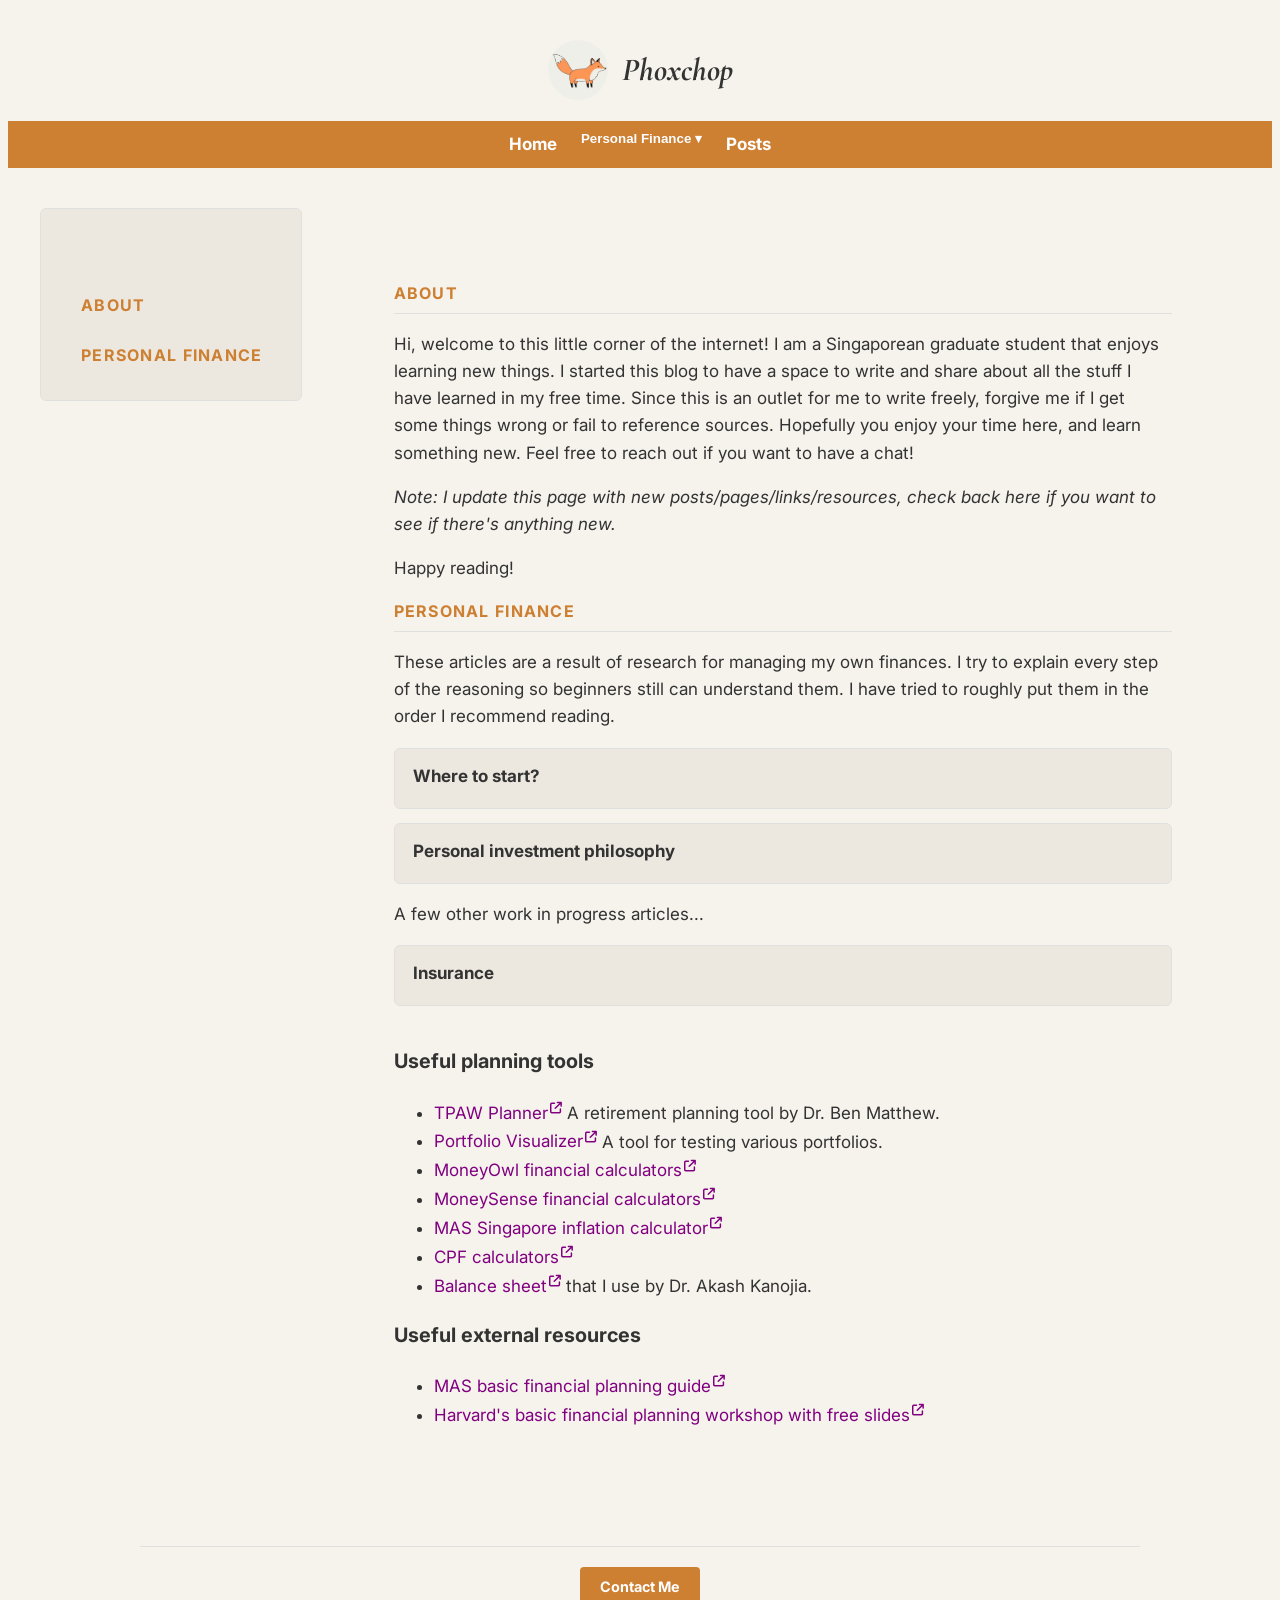
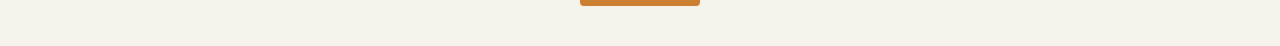
<file: index.html>
<!DOCTYPE html>
<html lang="en">

<head>
  <meta charset="UTF-8">
  <meta name="viewport"
        content="width=device-width, initial-scale=1.0">
  <title>Phoxchop's blog</title>
  <link rel="stylesheet" href="style.css">
  <link rel="stylesheet" href="https://cdnjs.cloudflare.com/ajax/libs/font-awesome/6.5.0/css/all.min.css">
<!-- Nunito -->
  <link href="https://fonts.googleapis.com/css2?family=Nunito:wght@400;700&display=swap" rel="stylesheet">
<!-- Inter -->
  <link href="https://fonts.googleapis.com/css2?family=Inter:wght@400;700&display=swap" rel="stylesheet">
<!-- Cormorant Garamond -->
  <link href="https://fonts.googleapis.com/css2?family=Cormorant+Garamond:ital,wght@0,400;1,400&display=swap" rel="stylesheet">
</head>

<body>

  <!-- HEADER -->
  <header>
    <div class="header-inner">
      <!-- Circle logo -->
      <img src="logo.png" alt="Phoxchop logo" class="logo-circle">
      <p class="site-name">Phoxchop</p>
    </div>
    <button class="hamburger" onclick="toggleNav()">☰</button>
    <nav>
      <button class="nav-close" onclick="toggleNav()">✕</button>
      <a href="index.html">Home</a>
        <div class="dropdown">
        <button class="dropdown-toggle" onclick="toggleDropdown(event)">Personal Finance ▾</button>
          <div class="dropdown-menu" id="dropdown-menu">
          <a href="where-to-start.html">Where to start?</a>
          <a href="summary-of-investment.html">Investment Philosophy</a>
          <!-- add more links here as you write more pages -->
          </div>
        </div>
      <a href="posts.html">Posts</a>
    </nav>
  </header>

  <!-- SIDEBAR -->
  <div class="page-wrapper">

    <aside class="sidebar">
      <nav class="sidebar-nav">
        <!-- Table of Contents heading removed — space reserved above first link via CSS -->
        <a href="#About">About</a>
        <a href="#Perfin">Personal Finance</a>
      </nav>
    
    </aside>

  <!-- MAIN BODY -->
  <div class="content-col">
  <main>
    <article>
      <h2 id="About">About</h2>
        <p>Hi, welcome to this little corner of the internet! I am a Singaporean graduate student that enjoys learning new things. I started this blog to have a space to write and share about all the stuff I have learned in my free time. Since this is an outlet for me to write freely, forgive me if I get some things wrong or fail to reference sources. Hopefully you enjoy your time here, and learn something new. Feel free to reach out if you want to have a chat!</p>
        <p><i>Note: I update this page with new posts/pages/links/resources, check back here if you want to see if there's anything new.</i></p>
        <p>Happy reading!</p>

        <section class="post-section">
        <h2 id="Perfin">Personal Finance</h2>
        <p>These articles are a result of research for managing my own finances. I try to explain every step of the reasoning so beginners still can understand them. I have tried to roughly put them in the order I recommend reading.</p>
          <div class="card-grid">
                    
            <a href="where-to-start.html" class="card">
              <div class="card-title">Where to start?</div>
              <div class="card-desc">A visual map of the most important parts of managing your own finances, and an introduction to some commonly used terms.</div>
            </a>

            <a href="summary-of-investment.html" class="card">
              <div class="card-title">Personal investment philosophy</div>
              <div class="card-desc">A short summary of my approach to investing.</div>
            </a>
          </div>
        <p>A few other work in progress articles...</p>

          <div class="card-grid">
            <a href="insurance.html" class="card">
              <div class="card-title">Insurance</div>
              <div class="card-desc">The role of insurance in personal finance, and how you should think about using it.</div>
            </a>
          </div>
        </section>

        <h3 id="Tools">Useful planning tools</h3>
          <ul>
            <li><a href="https://tpawplanner.com/plan" class="external-link" target="_blank" rel="noopener noreferrer">TPAW Planner</a> A retirement planning tool by Dr. Ben Matthew.</li>
            <li><a href="https://www.portfoliovisualizer.com/" class="external-link" target="_blank" rel="noopener noreferrer">Portfolio Visualizer</a> A tool for testing various portfolios.</li>
            <li><a href="https://www.moneyowl.com.sg/tools-calculators/" class="external-link" target="_blank" rel="noopener noreferrer">MoneyOwl financial calculators</a></li>
            <li><a href="https://ifl.org.sg/calculators/" class="external-link" target="_blank" rel="noopener noreferrer">MoneySense financial calculators</a></li>
            <li><a href="https://www.mas.gov.sg/monetary-policy/cpi-inflation-calculator" class="external-link" target="_blank" rel="noopener noreferrer">MAS Singapore inflation calculator</a></li>
            <li><a href="https://www.cpf.gov.sg/member/tools-and-services/calculators" class="external-link" target="_blank" rel="noopener noreferrer">CPF calculators</a></li>
            <li><a href="https://www.akashkanojia.com/guides/personal-balance-sheet-template/" class="external-link" target="_blank" rel="noopener noreferrer">Balance sheet</a> that I use by Dr. Akash Kanojia.</li>
          </ul>     

        <h3 id="Links">Useful external resources</h3>
          <ul>
            <li><a href="https://www.mas.gov.sg/-/media/mas-media-library/news/media-releases/2023/basic-financial-planning-guide-2023.pdf" class="external-link" target="_blank" rel="noopener noreferrer">MAS basic financial planning guide</a></li>
            <li><a href="https://persfin.hsites.harvard.edu/sched" class="external-link" target="_blank" rel="noopener noreferrer">Harvard's basic financial planning workshop with free slides</a></li>
          </ul>    

      </article>
  </main>
  </div>

  </div><!-- end page-wrapper -->

  <!-- FOOTER -->
  <footer>
    <a href="mailto:phoxchop@gmail.com" class="contact-btn">Contact Me</a>
  </footer>

<script>
  function toggleNav() {
    if (window.innerWidth > 1024) return;
    document.querySelector('header nav').classList.toggle('open');
  }

// Close when clicking outside
document.addEventListener('click', function(e) {
  const nav = document.querySelector('header nav');
  const hamburger = document.querySelector('.hamburger');
  if (nav.classList.contains('open') && !nav.contains(e.target) && e.target !== hamburger) {
    nav.classList.remove('open');
  }
});

function toggleDropdown(event) {
  event.preventDefault();
  const menu = document.getElementById('dropdown-menu');
  menu.classList.toggle('open');
}
</script>

</body>
</html>
</file>
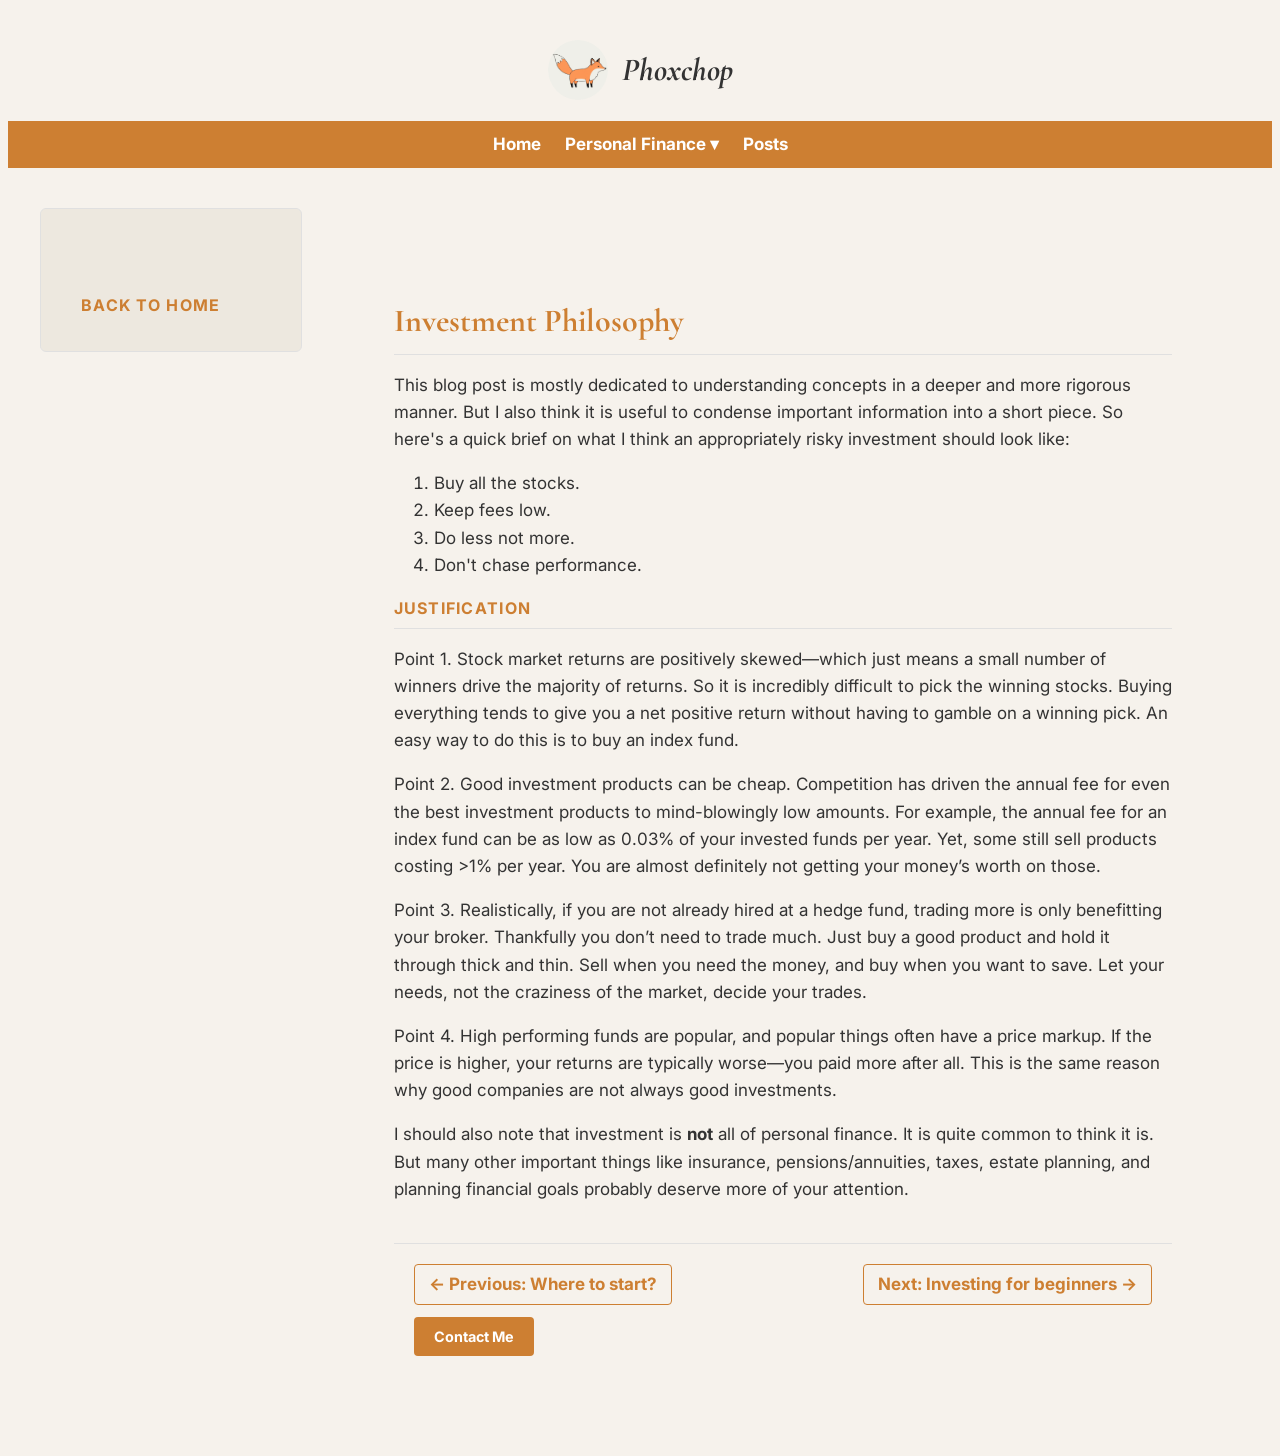
<file: summary-of-investment.html>
<!DOCTYPE html>
<html lang="en">

<head>
  <meta charset="UTF-8">
  <meta name="viewport"
        content="width=device-width, initial-scale=1.0">
  <title>Investment Philosophy — Phoxchop</title>
  <link rel="stylesheet" href="style.css">
  <link rel="stylesheet" href="https://cdnjs.cloudflare.com/ajax/libs/font-awesome/6.5.0/css/all.min.css">
<!-- Nunito -->
  <link href="https://fonts.googleapis.com/css2?family=Nunito:wght@400;700&display=swap" rel="stylesheet">
<!-- Inter -->
  <link href="https://fonts.googleapis.com/css2?family=Inter:wght@400;700&display=swap" rel="stylesheet">
<!-- Cormorant Garamond -->
  <link href="https://fonts.googleapis.com/css2?family=Cormorant+Garamond:ital,wght@0,400;1,400&display=swap" rel="stylesheet">
</head>

<body>

  <!-- HEADER -->
  <header>
    <div class="header-inner">
      <!-- Circle logo -->
      <img src="logo.png" alt="Phoxchop logo" class="logo-circle">
      <p class="site-name">Phoxchop</p>
    </div>
    <button class="hamburger" onclick="toggleNav()">☰</button>
    <nav>
      <button class="nav-close" onclick="toggleNav()">✕</button>
      <a href="index.html">Home</a>
        <div class="dropdown">
        <a href="" class="dropdown-toggle" onclick="toggleDropdown(event)">Personal Finance ▾</a>
          <div class="dropdown-menu" id="dropdown-menu">
          <a href="where-to-start.html">Where to start?</a>
          <a href="summary-of-investment.html">Investment Philosophy</a>
          <!-- add more links here as you write more pages -->
          </div>
        </div>
      <a href="posts.html">Posts</a>
    </nav>
  </header>

  <!-- SIDEBAR -->
  <div class="page-wrapper">

    <aside class="sidebar">
      <nav class="sidebar-nav">
        <!-- Table of Contents heading removed — space reserved above first link via CSS -->
        <a href="index.html">Back to home</a>
      </nav>
    
    </aside>

    <!-- MAIN BODY -->
     <div class="content-col">
    <main>
      <article>
        <h1>Investment Philosophy</h1>
        <p>This blog post is mostly dedicated to understanding concepts in a deeper and more rigorous manner. But I also think it is useful to condense important information into a short piece. So here's a quick brief on what I think an appropriately risky investment should look like:</p>
        <ol>
          <li> Buy all the stocks.</li>
          <li> Keep fees low.</li>
          <li> Do less not more.</li>
          <li> Don't chase performance.</li>
        </ol>
        <h2>Justification</h2>
        <p>Point 1. Stock market returns are positively skewed—which just means a small number of winners drive the majority of returns. So it is incredibly difficult to pick the winning stocks. Buying everything tends to give you a net positive return without having to gamble on a winning pick. An easy way to do this is to buy an index fund.</p>
        <p>Point 2. Good investment products can be cheap. Competition has driven the annual fee for even the best investment products to mind-blowingly low amounts. For example, the annual fee for an index fund can be as low as 0.03% of your invested funds per year. Yet, some still sell products costing >1% per year. You are almost definitely not getting your money’s worth on those.</p>
        <p>Point 3. Realistically, if you are not already hired at a hedge fund, trading more is only benefitting your broker. Thankfully you don’t need to trade much. Just buy a good product and hold it through thick and thin. Sell when you need the money, and buy when you want to save. Let your needs, not the craziness of the market, decide your trades.</p>
        <p>Point 4. High performing funds are popular, and popular things often have a price markup. If the price is higher, your returns are typically worse—you paid more after all. This is the same reason why good companies are not always good investments.</p>
        <p>I should also note that investment is <b>not</b> all of personal finance. It is quite common to think it is. But many other important things like insurance, pensions/annuities, taxes, estate planning, and planning financial goals probably deserve more of your attention.</p>
      </article>
    </main>
  

  <!-- FOOTER -->
  <footer>
    <div class="footer-inner">
    <div class="footer-nav">
      <a href="where-to-start.html" class="page-btn">← Previous: Where to start?</a> <!-- leave empty string for first page -->
      <a href="placeholder" class="page-btn">Next: Investing for beginners →</a>
    </div>
      <a href="mailto:phoxchop@gmail.com" class="contact-btn">Contact Me</a>
  </footer>
  </div>
  </div>

  <script>
  function toggleNav() {
    if (window.innerWidth > 1024) return;
    document.querySelector('header nav').classList.toggle('open');
  }

// Close when clicking outside
document.addEventListener('click', function(e) {
  const nav = document.querySelector('header nav');
  const hamburger = document.querySelector('.hamburger');
  if (nav.classList.contains('open') && !nav.contains(e.target) && e.target !== hamburger) {
    nav.classList.remove('open');
  }
});

function toggleDropdown(event) {
  event.preventDefault();
  const menu = document.getElementById('dropdown-menu');
  menu.classList.toggle('open');
}
</script>
</body>
</html>
</file>
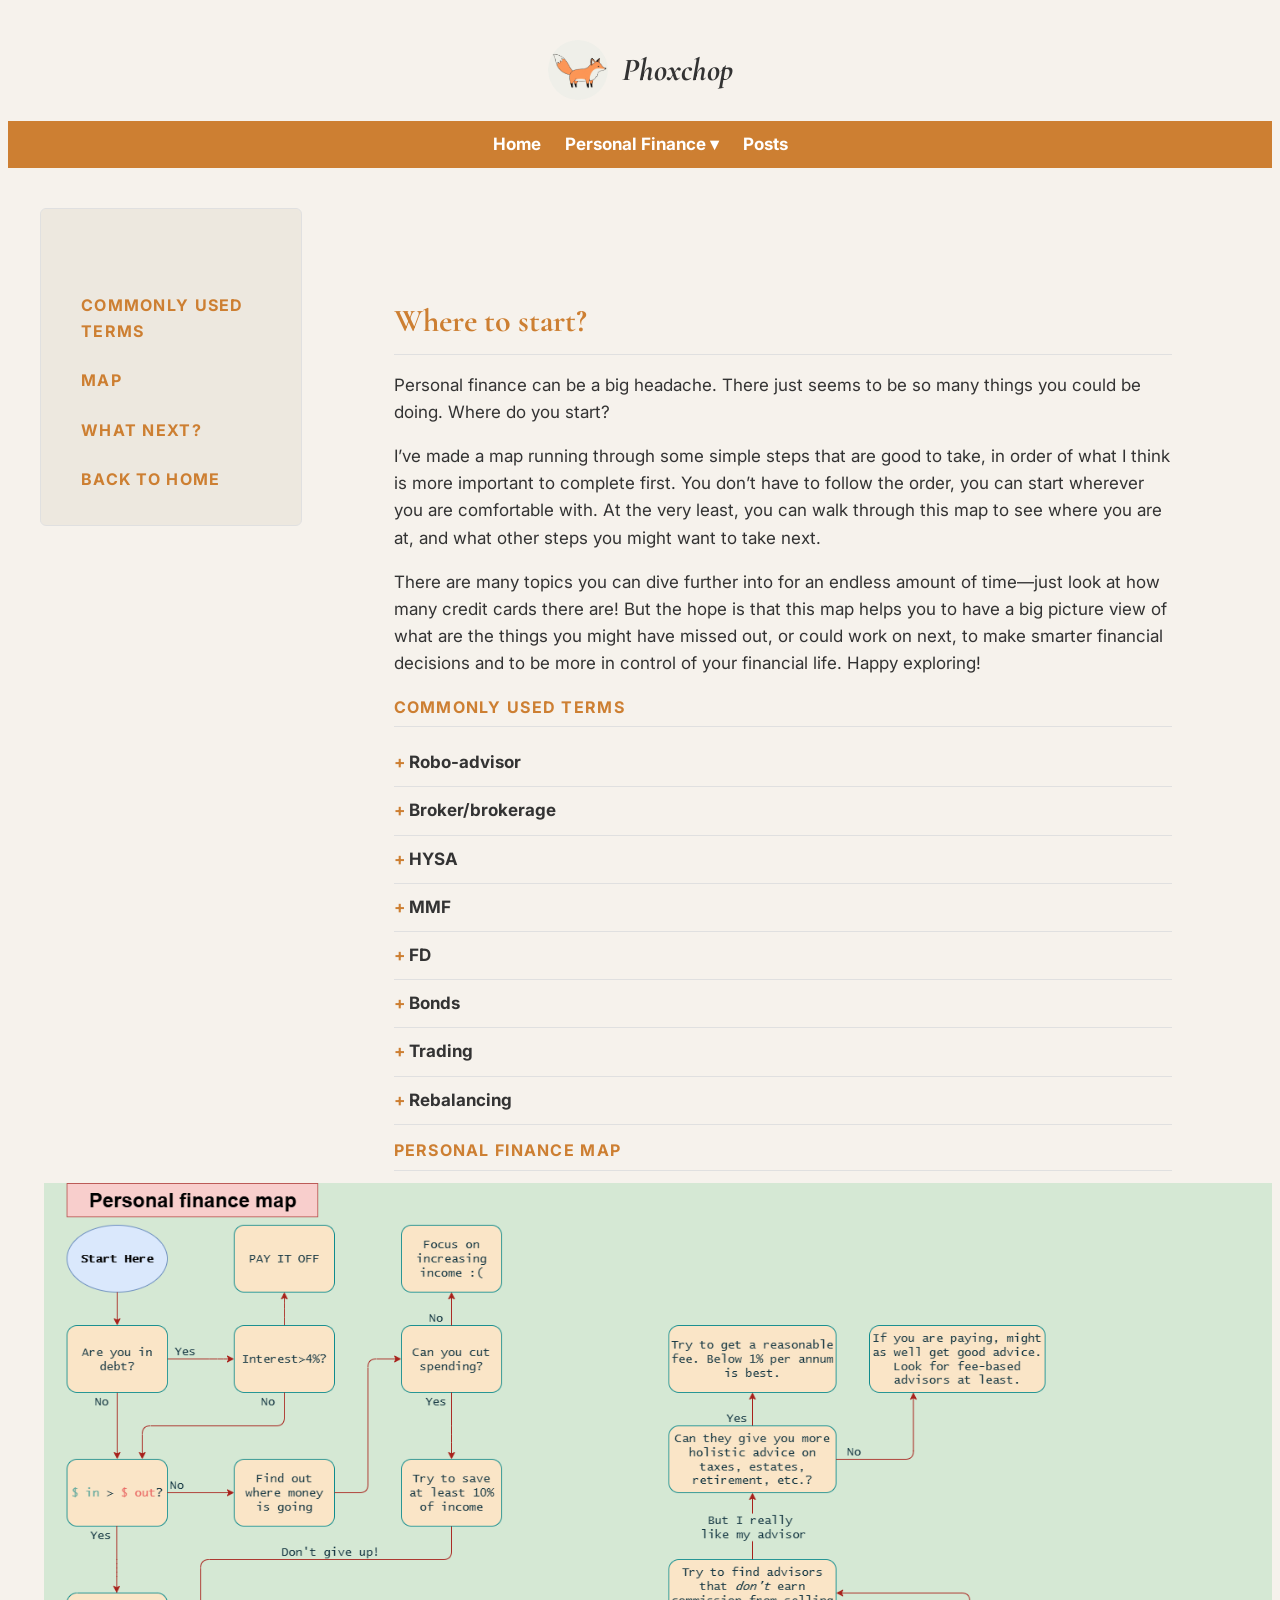
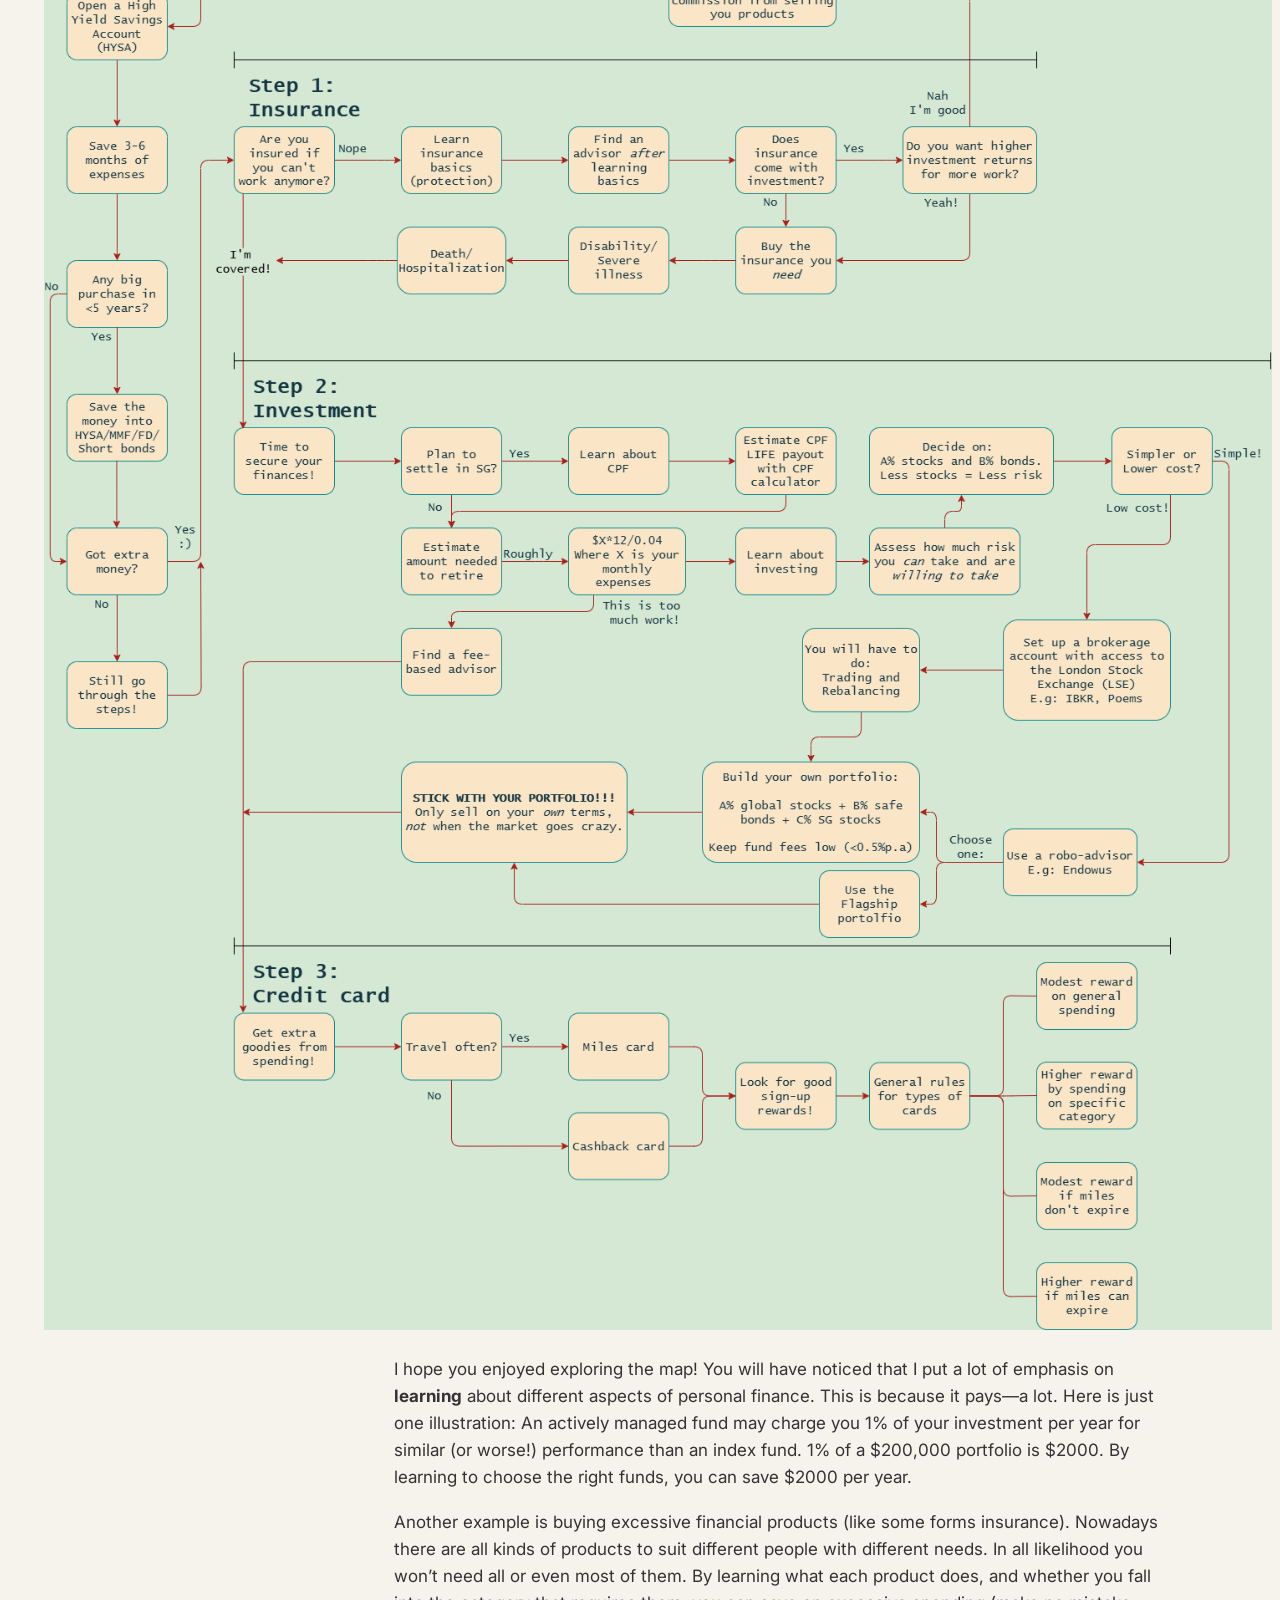
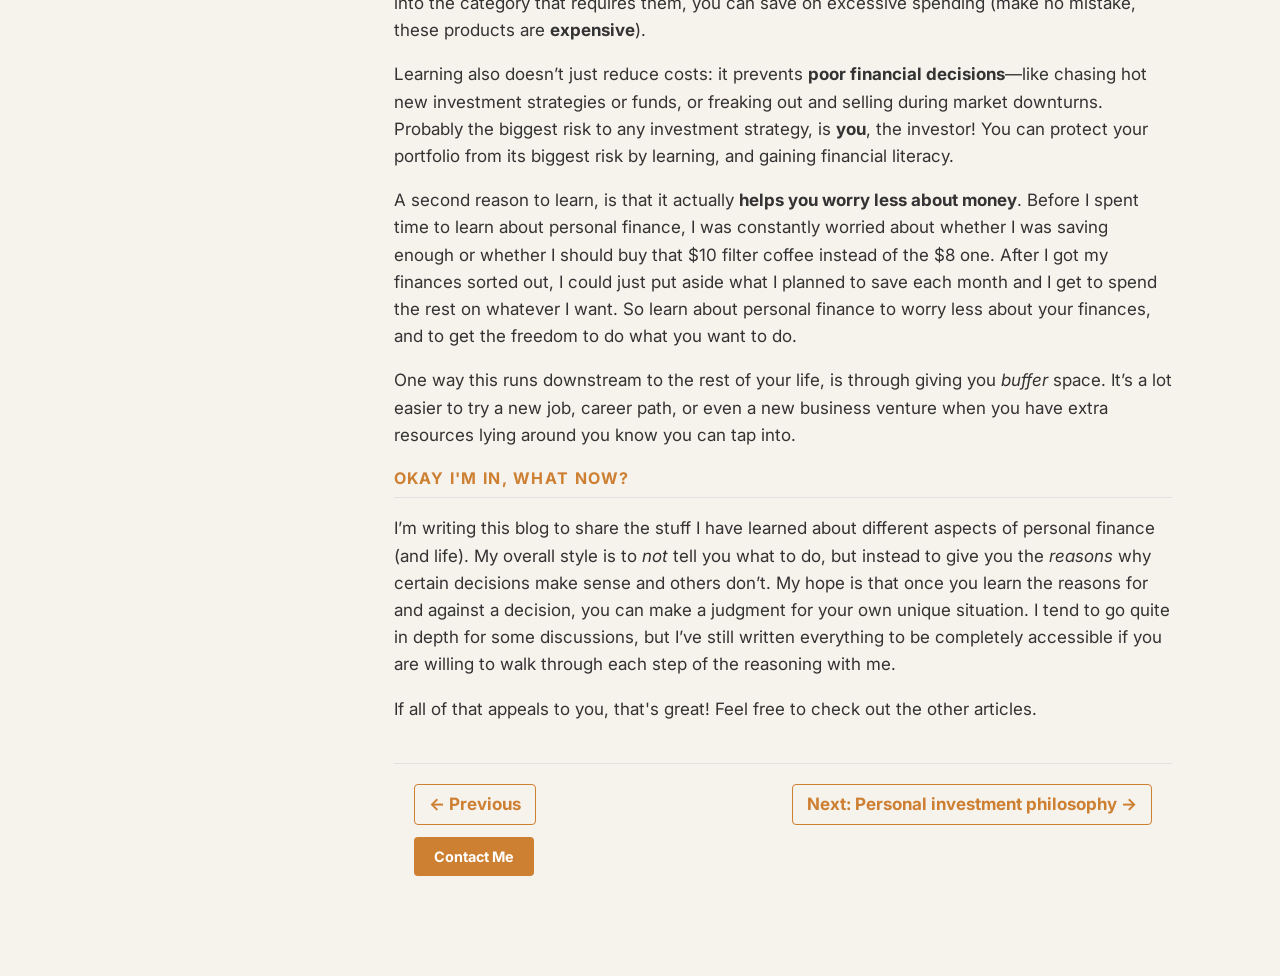
<file: where-to-start.html>
<!DOCTYPE html>
<html lang="en">

<head>
  <meta charset="UTF-8">
  <meta name="viewport"
        content="width=device-width, initial-scale=1.0">
  <title>Where to start? — Phoxchop</title>
  <link rel="stylesheet" href="style.css">
  <link rel="stylesheet" href="https://cdnjs.cloudflare.com/ajax/libs/font-awesome/6.5.0/css/all.min.css">
<!-- Nunito -->
  <link href="https://fonts.googleapis.com/css2?family=Nunito:wght@400;700&display=swap" rel="stylesheet">
<!-- Inter -->
  <link href="https://fonts.googleapis.com/css2?family=Inter:wght@400;700&display=swap" rel="stylesheet">
<!-- Cormorant Garamond -->
  <link href="https://fonts.googleapis.com/css2?family=Cormorant+Garamond:ital,wght@0,400;1,400&display=swap" rel="stylesheet">
</head>

<body>

  <!-- HEADER -->
  <header>
    <div class="header-inner">
      <!-- Circle logo -->
      <img src="logo.png" alt="Phoxchop logo" class="logo-circle">
      <p class="site-name">Phoxchop</p>
    </div>
    <button class="hamburger" onclick="toggleNav()">☰</button>
    <nav>
      <button class="nav-close" onclick="toggleNav()">✕</button>
      <a href="index.html">Home</a>
        <div class="dropdown">
        <a href="#" class="dropdown-toggle" onclick="toggleDropdown(event)">Personal Finance ▾</a>
          <div class="dropdown-menu" id="dropdown-menu">
          <a href="where-to-start.html">Where to start?</a>
          <a href="summary-of-investment.html">Investment Philosophy</a>
          <!-- add more links here as you write more pages -->
          </div>
        </div>
      <a href="posts.html">Posts</a>
    </nav>
  </header>

  <!-- SIDEBAR -->
  <div class="page-wrapper">

    <aside class="sidebar">
      <nav class="sidebar-nav">
        <!-- Table of Contents heading removed — space reserved above first link via CSS -->
        <a href="#common">Commonly used terms</a>
        <a href="#perfinmap">Map</a>
        <a href="#whatnext">What next?</a>
        <a href="index.html">Back to home</a>
      </nav>
    
    </aside>

    <!-- MAIN BODY -->
     <div class="content-col">
    <main>
      <article>
        <h1>Where to start?</h1>
        <p>Personal finance can be a big headache. There just seems to be so many things you could be doing. Where do you start?</p>
        <p>I’ve made a map running through some simple steps that are good to take, in order of what I think is more important to complete first. You don’t have to follow the order, you can start wherever you are comfortable with. At the very least, you can walk through this map to see where you are at, and what other steps you might want to take next.</p>  
        <p>There are many topics you can dive further into for an endless amount of time—just look at how many credit cards there are! But the hope is that this map helps you to have a big picture view of what are the things you might have missed out, or could work on next, to make smarter financial decisions and to be more in control of your financial life. Happy exploring!</p>
      
        <h2 id="common"> Commonly used terms</h2>
        <dl>
          <details>
            <summary>Robo-advisor</summary>
            <dd>No real robots here. Typically it’s a company that helps you invest your money to different funds. They give you a risk-tolerance survey and have some prepared portfolios for you to choose from. I can’t speak for any except Endowus (haven’t checked out the rest), their Flagship ones are OK. <p><b>Examples:</b> Endowus, Syfe, Stashaway</p></dd>
          </details>

          <details>
            <summary>Broker/brokerage</summary>
            <dd>Basically the platform for you to buy investment assets. Different ones come with different fees and access to different stock exchanges. In general, look for ones with access to London Stock Exchange (LSE) like IBKR. <p><b>Examples:</b> IBKR, Poems, FSMone, WeBull, Tiger</p></dd>
          </details>

          <details>
            <summary>HYSA</summary>
            <dd>High yield savings account. Essentially a bank account where you get a higher yield for keeping your money there. <p><b>Examples:</b> UOB One, OCBC 360, Standard Chartered Bonus$aver</p></dd>
          </details>

          <details>
            <summary>MMF</summary>
            <dd>Money-market funds. Invests your money in cash-like instruments/safe bonds. Accessible through a robo-advisor/brokerage. <p><b>Examples:</b> LionGlobal SGD Money Market, Fullerton SGD Cash Fund, Phillip Money Market Fund</p></dd>
          </details>

          <details>
            <summary>FD</summary>
            <dd>Fixed deposits. Banks offer this; lock in your money for a fixed time at a fixed interest rate. There are penalties for withdrawing early. <p><b>Examples:</b> DBS Singapore Dollar Fixed Deposit, OCBC Time Deposit Account</p></dd>
          </details>

          <details>
            <summary>Bonds</summary>
            <dd>You loan money to governments/companies and they pay you interest. <p>Short duration bonds (&lt;5 year) and government bonds are typically quite safe. You can buy these either on the primary market (directly from government/corporation) or secondary market (from someone who holds the bond).</p> <p><b>Primary market examples:</b> Singapore Government Securities (SGS), Singapore Savings Bonds (SSB). Bought through major banks—DBS, UOB, OCBC.</p> <p><b>Secondary market examples:</b> Vanguard Global Government Bond (VGGU), iShares TIPS (IDTP), Amundi Core Global Aggregate Bond, UOBAM United Singapore Bond Fund. Bought through brokers, robo-advisors, or banks.</p></dd>
          </details>

          <details>
            <summary>Trading</summary>
            <dd>Buying and selling investment assets on a brokerage. There’s a slight learning curve to this—not too difficult to learn, but may be annoying to do frequently.</dd>
          </details>

          <details>
            <summary>Rebalancing</summary>
            <dd>Buying and selling assets to maintain their desired allocation in your portfolio. <p><b>Example:</b> I want a 60% stocks, 40% bonds portfolio. After 1 year, since the two assets grew at different rates, my portfolio drifted to: 70% stocks, 30% bonds. I will then sell stocks and buy bonds to get back the 60/40 allocation.</p></dd>
          </details>
        </dl>
        
      <h2 id="perfinmap">Personal finance map</h2>
      <img src="perfinmap.png" alt="description" class="full-bleed-img">

        <p>I hope you enjoyed exploring the map! You will have noticed that I put a lot of emphasis on <b>learning</b> about different aspects of personal finance. This is because it pays—a lot. Here is just one illustration: An actively managed fund may charge you 1% of your investment per year for similar (or worse!) performance than an index fund. 1% of a $200,000 portfolio is $2000. By learning to choose the right funds, you can save $2000 per year.</p>
        <p>Another example is buying excessive financial products (like some forms insurance). Nowadays there are all kinds of products to suit different people with different needs. In all likelihood you won’t need all or even most of them. By learning what each product does, and whether you fall into the category that requires them, you can save on excessive spending (make no mistake, these products are <b>expensive</b>).</p>
        <p>Learning also doesn’t just reduce costs: it prevents <b>poor financial decisions</b>—like chasing hot new investment strategies or funds, or freaking out and selling during market downturns. Probably the biggest risk to any investment strategy, is <b>you</b>, the investor! You can protect your portfolio from its biggest risk by learning, and gaining financial literacy.</p>
        <p>A second reason to learn, is that it actually <b>helps you worry less about money</b>. Before I spent time to learn about personal finance, I was constantly worried about whether I was saving enough or whether I should buy that $10 filter coffee instead of the $8 one. After I got my finances sorted out, I could just put aside what I planned to save each month and I get to spend the rest on whatever I want. So learn about personal finance to worry less about your finances, and to get the freedom to do what you want to do.</p>
        <p>One way this runs downstream to the rest of your life, is through giving you <i>buffer</i> space. It’s a lot easier to try a new job, career path, or even a new business venture when you have extra resources lying around you know you can tap into.</p>
      
      <h2 id="whatnext">Okay I'm in, what now?</h2>
        <p>I’m writing this blog to share the stuff I have learned about different aspects of personal finance (and life). My overall style is to <i>not</i> tell you what to do, but instead to give you the <i>reasons</i> why certain decisions make sense and others don’t. My hope is that once you learn the reasons for and against a decision, you can make a judgment for your own unique situation. I tend to go quite in depth for some discussions, but I’ve still written everything to be completely accessible if you are willing to walk through each step of the reasoning with me.</p>
        <p>If all of that appeals to you, that's great! Feel free to check out the other articles.</p>
      </article>
    </main>

  

  <!-- FOOTER -->
  <footer>
    <div class="footer-inner">
    <div class="footer-nav">
      <a href="index.html" class="page-btn">← Previous</a> <!-- leave empty string for first page -->
      <a href="summary-of-investment.html" class="page-btn">Next: Personal investment philosophy →</a>
    </div>
      <a href="mailto:phoxchop@gmail.com" class="contact-btn">Contact Me</a>
  </footer>
  </div>
  </div>

  <script>
  function toggleNav() {
    if (window.innerWidth > 1024) return;
    document.querySelector('header nav').classList.toggle('open');
  }

// Close when clicking outside
document.addEventListener('click', function(e) {
  const nav = document.querySelector('header nav');
  const hamburger = document.querySelector('.hamburger');
  if (nav.classList.contains('open') && !nav.contains(e.target) && e.target !== hamburger) {
    nav.classList.remove('open');
  }
});

function toggleDropdown(event) {
  event.preventDefault();
  const menu = document.getElementById('dropdown-menu');
  menu.classList.toggle('open');
}
</script>

</body>
</html>
</file>
<file: style.css>
/* =============================================
   GLOBAL SETTINGS
   ============================================= */

/* This ensures all elements calculate width correctly */
* {
  box-sizing: border-box;
}

/* Smooth scrolling */
html {
  scroll-behavior: smooth;
}

/* 1. Define a consistent color palette using variables */
:root {
  --background-color: #F6F2EC; /* A soft off-white */
  --text-color: #333333;       /* Dark grey, much easier on the eyes than pure black */
  --accent-color: #CD7F32;     /* A warm, subtle orange for a 'phox' vibe */
  --light-grey: #e0e0e0;
  --highlight-color: #8B3A2A;  /* deep terracotta */
  --sidebar-background: #EDE8DF;
}

/* 2. Basic Body Setup */
body {
  font-family: 'Inter', sans-serif;
  font-size: 17px;
  background-color: var(--background-color);
  color: var(--text-color);
  line-height: 1.6;
}

/* Remove underline on links by default */
a {
  text-decoration: none;
  transition: 0.3s;
}

/* The "Box Highlight" effect when mouse hovers */

h2 {
  /* Stops the heading from hiding under the sticky header when jumped to */
  scroll-margin-top: 100px;
  font-size: 1rem;
  letter-spacing: 0.08em;
  text-transform: uppercase;
  color: var(--accent-color);
  border-bottom: 1px solid var(--light-grey);
  padding-bottom: 6px;
  margin-bottom: 12px;
}


/* =============================================
   HEADER
   ============================================= */

header {
  background-color: var(--background-color);
  width: 100%;
  padding: 32px 0 0;
  min-height: 160px;

  /* Stack logo+name and then nav links vertically, all centered */
  display: flex;
  flex-direction: column;
  align-items: center;
  text-align: center;
  margin-bottom: 40px;
  position: relative;
  overflow: visible;
}

.hamburger {
    display: none;
    position: absolute;
    right: 16px;
    top: 16px;
    background: none;
    border: none;
    color: white;
    font-size: 1.5rem;
    cursor: pointer;
    z-index: 400;
  }

/* Wraps the circle logo and the site name side by side */
.header-inner {
  padding: 0 20px;
  display: flex;
  align-items: center;
  gap: 14px;
  margin-bottom: 14px;
}

/* Circle logo placeholder — swap this for an <img> when you have one */
.logo-circle {
  width: 60px;
  height: 60px;
  border-radius: 50%;
  object-fit: cover;
  flex-shrink: 0;
  /* Optional: a subtle inner ring */
  
}

/* Site name next to the logo */
header h1 {
  margin: 0;
  font-size: 2rem; /* restored to browser default — was 1.8rem which made it slightly smaller */
  color: var(--text-color);
}

/* Nav links sit below the logo + name row */
header nav {
  display: flex;
  margin-top: auto; /* pushes nav to the bottom of the header */
  background-color: var(--accent-color);
  padding: 0px 16px;
  border-radius: 0px;
  width: 100%;
  justify-content: center; 
  align-items: stretch;
  overflow: visible;
  gap: 0;
}

header nav a {
  display: flex;
  align-items: center;
  color: white;
  font-weight: bold;
  padding: 10px 12px;
  border-radius: 0px;
  transition: 0.3s;
}

header nav a:hover {
  background-color: #B56A20;
  color: white;
}

.dropdown-toggle {
  display: flex;
  align-items: center;
  color: white;
  font-weight: bold;
  padding: 10px 12px;
  border-radius: 0px;
  transition: 0.3s;
  background: none;
  border: none;
  cursor: pointer;
}

.dropdown-toggle:hover {
  background-color: #B56A20;
  color: white;
}


/* =============================================
   LAYOUT
   ============================================= */

/* Side-by-side layout using Flexbox */
.page-wrapper {
  display: flex;
  max-width: 1400px;
  margin: 0 auto;
  padding: 0 20px;
}

.content-col {
  flex: 3;
  padding: 60px 80px;
  background-color: var(--background-color);
}

/* Style the sidebar */
.sidebar {
  flex: 1; /* wider */
  padding: 40px 0 20px 0; /* adjusted for link padding below */
  display: flex;
  flex-direction: column;
  position: sticky;
  top: 0;
  height: 100vh;
  overflow-y: auto;
  font-size: 1rem;
  letter-spacing: 0.08em;
  text-transform: uppercase;
  min-width: 200px;
  border-right: 1px solid var(--light-grey);

  /* Sticky: sidebar stays visible as you scroll */
  background-color: var(--sidebar-background);
  border: 1px solid var(--light-grey);
  border-radius: 6px;
  margin: 0 12px;
  height: fit-content; /* remove 100vh so box wraps content tightly */
  position: sticky;
  top: 20px;

  color: var(--accent-color);
}

.sidebar-nav {
  width: 100%;
  padding-top: 32px; /* reserved space where Table of Contents used to be */
}

/* Stack sidebar links vertically */
.sidebar-nav a {
  display: block;
  width: 100%;
  padding: 12px 20px 12px 40px;
  color: var(--accent-color);
  font-weight: bold; /* bolded sidebar items */
  transition: 0.3s;
}

/* Explicit hover rule needed here — without it, the more specific
   .sidebar-nav a selector above overrides the global a:hover color */
.sidebar-nav a:hover {
  background-color: var(--highlight-color);
  color: white;
}

.sidebar-toggle {
  display: none; /* hidden on desktop */
  background-color: var(--highlight-color);
  color: white;
  border: none;
  padding: 8px 16px;
  font-size: 1rem;
  cursor: pointer;
  margin-bottom: 16px;
}

.nav-close {
  display: none !important;
}

.dropdown {
    position: relative;
  }
  .dropdown-menu {
    display: none;
    position: absolute;
    top: 100%;
    left: 0;
    right: auto; /* removes full-width stretch */
    background-color: var(--accent-color);
    width: auto;
    min-width: 100%; /* matches width of .dropdown parent */
    z-index: 100;
    flex-direction: column;
    align-items: flex-start;
  }

  .dropdown-menu a {
    display: block;
    padding: 10px 16px;
    color: white;
    font-weight: bold;
    font-size: 0.9rem;
    white-space: nowrap;
    width: 100%;
    box-sizing: border-box;
    text-align: left;
  }

  .dropdown-menu a:hover {
    background-color: #B56A20;
    color: white;
  }

  .dropdown:hover .dropdown-menu {
    display: flex;
  }

  

@media screen and (max-width: 1024px) {
  .page-wrapper {
    display: block !important;
  }

  .content-col {
    display: block !important;
    padding: 12px 24px 12px 16px !important;
    width: 100% !important; 
    overflow-x: hidden;
    box-sizing: border-box;
  }

  .main, .body {
    padding: 12px 24px 12px 16px !important; /* top right bottom left */
  }

  .sidebar {
    display: none !important;
  }

  .dropdown:hover .dropdown-menu {
    display: flex;
  }

  header nav {
    display: none;
    position: fixed;
    top: 0;
    left: 0;
    height: 100vh;
    width: 260px;
    flex-direction: column;
    background-color: var(--accent-color);
    z-index: 300;
    padding-top: 60px;
    align-items: flex-start;
    gap: 0;
  }

  header nav.open {
    display: flex;
  }

  header nav a {
    width: 100%;
    padding: 14px 24px;
    border-bottom: 1px solid rgba(255,255,255,0.15);
  }

  .dropdown-toggle {
    width: 100%;
    padding: 14px 24px;
    border-bottom: 1px solid rgba(255,255,255,0.15);
  }

  .dropdown-menu {
    position: static;
    width: 100%;
  }

  .dropdown-menu.open {
    display: flex;
  }

  /* Close button inside nav */
  .nav-close {
    display: block !important;
    position: absolute;
    top: 16px;
    right: 16px;
    background: none;
    border: none;
    color: white;
    font-size: 1.5rem;
    cursor: pointer;
  }

  .hamburger {
    display: block !important;
    color: #333333;
  }
}


/* Style the main content area */

/* Cards for posts */
.post-section {
  margin-bottom: 40px;
}

.post-section h3 {
  font-size: 1rem;
  letter-spacing: 0.08em;
  text-transform: uppercase;
  color: var(--accent-color);
  margin-bottom: 12px;
  border-bottom: 1px solid var(--light-grey);
  padding-bottom: 6px;
}

.card-grid {
  display: flex;
  flex-direction: column;
  gap: 14px;
}

.card {
  display: block;
  background-color: var(--sidebar-background);
  border: 1px solid var(--light-grey);
  border-radius: 6px;
  padding: 14px 18px;
  transition: 0.2s;
  color: var(--text-color);
}

.card:hover {
  border-color: var(--accent-color);
  background-color: var(--sidebar-background);
  color: var(--text-color);
  text-decoration: none;
}

.card-title {
  font-weight: bold;
  margin-bottom: 4px;
}

.card-desc {
  font-size: 0.88rem;
  color: #777;
  max-height: 0;
  overflow: hidden;
  transition: max-height 0.3s ease;
}

.card:hover .card-desc {
  max-height: none;
  overflow: visible;
}

.sidebar p {
  color: var(--text-color);
  padding: 0 20px 0 40px;
  font-size: 0.9rem;  
}

.external-link {
  color: purple;
}

.external-link:hover {
  background-color: transparent;
  color: var(--accent-color);
  text-decoration: none;
}

.external-link::after {
  font-family: 'Font Awesome 6 Free';
  content: '\f08e'; /* the classic box-and-arrow external link icon */
  font-weight: 900;
  font-size: 0.7em;
  vertical-align: super;
  margin-left: 2px;
}
/* =============================================
   FOOTER
   ============================================= */

footer {
  max-width: 1000px;
  border-top: 1px solid var(--light-grey);
  text-align: center;
  margin: 40px auto 0;
  padding: 20px 20px;
  font-size: 1em;
}

.footer-inner {
  display: flex;
  flex-direction: column;
  align-items: flex-start;
  gap: 12px;
}

.footer-nav {
  display: flex;
  justify-content: space-between;
  width: 100%;
}

.page-btn {
  font-weight: bold;
  color: var(--accent-color);
  padding: 6px 14px;
  border: 1px solid var(--accent-color);
  border-radius: 4px;
  transition: 0.2s;
}

.page-btn:hover {
  background-color: var(--accent-color);
  color: white;
}

.invisible {
  visibility: hidden; /* takes up space but not visible */
}


/* =============================================
   MISC
   ============================================= */

/* Style the date label on posts */
.date {
  color: gray;
  font-style: italic;
  margin-bottom: 20px;
}

html {
  overflow-y: scroll; /* always reserves scrollbar space, even on short pages */
}

.contact-btn {
  display: inline-block;
  background-color: var(--accent-color);
  color: white;
  padding: 8px 20px;
  border-radius: 4px;
  font-weight: bold;
  font-size: 0.9rem;
  margin-bottom: 12px;
}

.contact-btn:hover {
  background-color: #B56A20;
  color: white;
}

dl {
  margin: 0;
  padding: 0;
}

details {
  border-bottom: 1px solid var(--light-grey);
  padding: 10px 0;
}

summary {
  cursor: pointer;
  font-weight: bold;
  color: var(--text-color);
  list-style: none; /* removes the default triangle on some browsers */
}

summary::-webkit-details-marker {
  display: none; /* removes the default triangle on Chrome/Safari */
}

summary::before {
  content: '+ ';
  color: var(--accent-color);
  font-weight: bold;
}

details[open] summary::before {
  content: '− '; /* changes to minus when open */
}

dd {
  margin: 8px 0 0 0;
  padding: 8px 0 0 12px;
  border-left: 2px solid var(--accent-color);
  color: var(--text-color);
  line-height: 1.7;
}

.full-bleed-img {
  margin-left: -350px; /* roughly the width of your sidebar + its padding */
  max-width: calc(100% + 450px);
}

.site-name {
  font-family: 'Cormorant Garamond', serif; /* or whichever font you chose */
  font-size: 2rem;
  font-weight: bold;
  margin: 0;
  font-style: italic;
}

h1 {
  font-family: 'Cormorant Garamond', serif; /* can be same or different from body */
  font-size: 2rem;
  font-weight: bold;
  color: var(--accent-color); /* bronze tint to distinguish it */
  border-bottom: 1px solid var(--light-grey);
  padding-bottom: 8px;
  margin-bottom: 4px;
}

.
</file>
